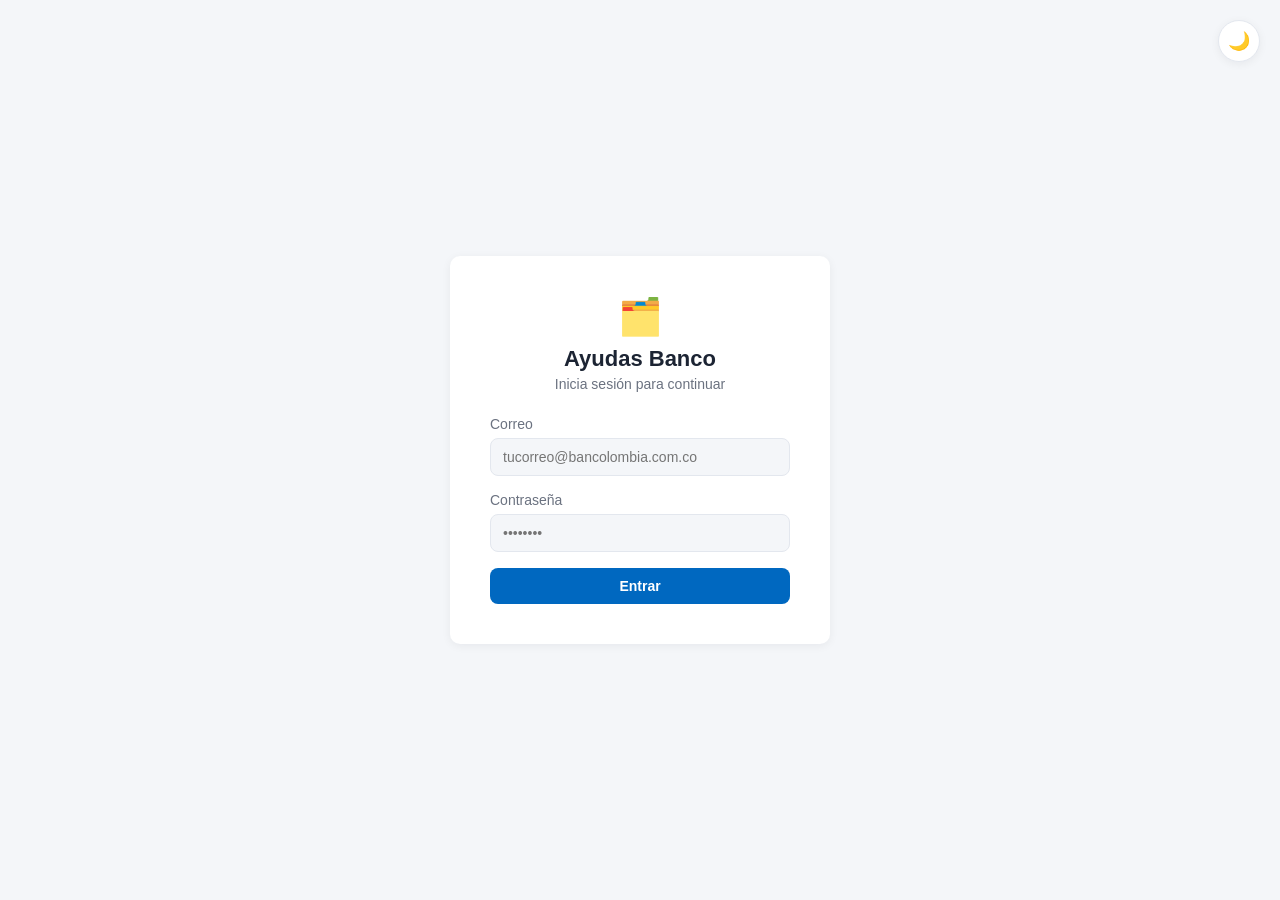
<file: index.html>
<!DOCTYPE html>
<html lang="es">
<head>
<meta charset="UTF-8" />
<meta name="viewport" content="width=device-width, initial-scale=1.0" />
<title>Ayudas Banco · Iniciar sesión</title>
<link rel="stylesheet" href="css/styles.css" />
</head>
<body class="login-body">
  <button id="btnTema" class="theme-toggle" title="Cambiar tema">🌙</button>

  <div class="login-card">
    <div class="login-brand">
      <span class="brand-icon">🗂️</span>
      <h1>Ayudas Banco</h1>
      <p>Inicia sesión para continuar</p>
    </div>

    <form id="formLogin" class="login-form">
      <label>
        Correo
        <input type="email" id="email" required placeholder="tucorreo@bancolombia.com.co" autocomplete="username" />
      </label>
      <label>
        Contraseña
        <input type="password" id="password" required placeholder="••••••••" autocomplete="current-password" />
      </label>
      <button type="submit" class="btn btn-primary btn-block">Entrar</button>
      <p id="errorLogin" class="form-error" hidden></p>
    </form>
  </div>

  <script src="js/api.js"></script>
  <script src="js/theme.js"></script>
  <script src="js/auth.js"></script>
</body>
</html>
</file>
<file: css/styles.css>
:root {
  --bg: #f4f6f9;
  --bg-elevated: #ffffff;
  --bg-sidebar: #11203e;
  --bg-sidebar-active: #1b3262;
  --text: #1c2433;
  --text-muted: #6b7280;
  --text-inverse: #f4f6f9;
  --border: #e3e7ee;
  --primary: #0068c0;
  --primary-hover: #00529b;
  --accent: #2980b9;
  --danger: #d64545;
  --success: #2f9e63;
  --shadow: 0 2px 10px rgba(15, 23, 42, 0.06);
  --radius: 10px;
}

[data-theme="dark"] {
  --bg: #0f1420;
  --bg-elevated: #161d2e;
  --bg-sidebar: #0a0e18;
  --bg-sidebar-active: #1b2740;
  --text: #e7eaf0;
  --text-muted: #97a1b5;
  --text-inverse: #0f1420;
  --border: #232c42;
  --primary: #3b9bf2;
  --primary-hover: #5cb0ff;
  --accent: #5cb0ff;
  --shadow: 0 2px 14px rgba(0, 0, 0, 0.45);
}

* { box-sizing: border-box; }

body {
  margin: 0;
  font-family: 'Segoe UI', Roboto, Arial, sans-serif;
  background: var(--bg);
  color: var(--text);
  transition: background .2s ease, color .2s ease;
}

button, input, textarea { font-family: inherit; }

/* ---------- Login ---------- */
.login-body {
  height: 100vh;
  display: flex;
  align-items: center;
  justify-content: center;
}

.theme-toggle {
  position: fixed;
  top: 20px;
  right: 20px;
  background: var(--bg-elevated);
  border: 1px solid var(--border);
  border-radius: 50%;
  width: 42px;
  height: 42px;
  cursor: pointer;
  font-size: 18px;
  box-shadow: var(--shadow);
}

.login-card {
  background: var(--bg-elevated);
  border-radius: var(--radius);
  box-shadow: var(--shadow);
  padding: 40px;
  width: 100%;
  max-width: 380px;
}

.login-brand { text-align: center; margin-bottom: 24px; }
.login-brand .brand-icon { font-size: 36px; }
.login-brand h1 { margin: 8px 0 4px; font-size: 22px; }
.login-brand p { color: var(--text-muted); margin: 0; font-size: 14px; }

.login-form { display: flex; flex-direction: column; gap: 16px; }
.login-form label { display: flex; flex-direction: column; gap: 6px; font-size: 14px; color: var(--text-muted); }

input, textarea {
  background: var(--bg);
  border: 1px solid var(--border);
  border-radius: 8px;
  padding: 10px 12px;
  color: var(--text);
  font-size: 14px;
  outline: none;
}
input:focus, textarea:focus { border-color: var(--primary); }

.btn {
  border: none;
  border-radius: 8px;
  padding: 10px 16px;
  font-size: 14px;
  cursor: pointer;
  font-weight: 600;
}
.btn-primary { background: var(--primary); color: #fff; }
.btn-primary:hover { background: var(--primary-hover); }
.btn-secondary { background: transparent; border: 1px solid var(--border); color: var(--text); }
.btn-block { width: 100%; }

.form-error { color: var(--danger); font-size: 13px; margin: 0; }

/* ---------- App shell ---------- */
.app-shell { display: flex; height: 100vh; overflow: hidden; }

.sidebar {
  width: 240px;
  background: var(--bg-sidebar);
  color: var(--text-inverse);
  display: flex;
  flex-direction: column;
  flex-shrink: 0;
  transition: width .2s ease;
}
.sidebar.collapsed { width: 72px; }
.sidebar.collapsed .brand-text,
.sidebar.collapsed .nav-text,
.sidebar.collapsed .user-chip { display: none; }

.sidebar-header {
  display: flex;
  align-items: center;
  gap: 10px;
  padding: 18px 16px;
  font-weight: 700;
  font-size: 16px;
  border-bottom: 1px solid rgba(255,255,255,0.08);
}
.sidebar-collapse { margin-left: auto; background: transparent; color: var(--text-inverse); border: none; cursor: pointer; }

.sidebar-nav { flex: 1; overflow-y: auto; padding: 12px 8px; display: flex; flex-direction: column; gap: 2px; }

.nav-item {
  display: flex;
  align-items: center;
  gap: 12px;
  background: transparent;
  border: none;
  color: rgba(244,246,249,0.8);
  padding: 11px 12px;
  border-radius: 8px;
  cursor: pointer;
  font-size: 14px;
  text-align: left;
  width: 100%;
}
.nav-item:hover { background: rgba(255,255,255,0.06); color: #fff; }
.nav-item.active { background: var(--bg-sidebar-active); color: #fff; }
.nav-icon { font-size: 16px; width: 20px; text-align: center; }

.sidebar-footer {
  padding: 14px 16px;
  border-top: 1px solid rgba(255,255,255,0.08);
  display: flex;
  align-items: center;
  gap: 10px;
}
.icon-btn {
  background: transparent;
  border: 1px solid rgba(255,255,255,0.15);
  color: var(--text-inverse);
  border-radius: 8px;
  width: 34px;
  height: 34px;
  cursor: pointer;
}
.main-area .icon-btn { color: var(--text); border-color: var(--border); }

.user-chip { display: flex; flex-direction: column; gap: 2px; font-size: 13px; }
.link-btn { background: none; border: none; color: var(--accent); cursor: pointer; padding: 0; font-size: 12px; text-align: left; }

/* ---------- Main area ---------- */
.main-area { flex: 1; display: flex; flex-direction: column; overflow: hidden; }

.topbar {
  display: flex;
  align-items: center;
  gap: 16px;
  padding: 16px 24px;
  border-bottom: 1px solid var(--border);
  background: var(--bg-elevated);
}
.topbar h2 { margin: 0; font-size: 18px; flex-shrink: 0; }
.topbar-actions { margin-left: auto; display: flex; gap: 10px; }
.search-input { width: 220px; }
.mobile-only { display: none; }

.categorias-bar {
  display: flex;
  gap: 8px;
  padding: 12px 24px;
  overflow-x: auto;
  border-bottom: 1px solid var(--border);
  background: var(--bg-elevated);
}
.chip {
  border: 1px solid var(--border);
  background: var(--bg);
  color: var(--text-muted);
  padding: 6px 14px;
  border-radius: 999px;
  font-size: 13px;
  cursor: pointer;
  white-space: nowrap;
}
.chip.active { background: var(--primary); color: #fff; border-color: var(--primary); }

.content {
  flex: 1;
  overflow-y: auto;
  padding: 24px;
  display: grid;
  grid-template-columns: repeat(auto-fill, minmax(260px, 1fr));
  gap: 16px;
  align-content: start;
}

.empty-state {
  grid-column: 1 / -1;
  text-align: center;
  color: var(--text-muted);
  padding: 60px 20px;
}

.card {
  background: var(--bg-elevated);
  border: 1px solid var(--border);
  border-radius: var(--radius);
  padding: 16px;
  box-shadow: var(--shadow);
  display: flex;
  flex-direction: column;
  gap: 8px;
}
.card-top { display: flex; justify-content: space-between; align-items: flex-start; gap: 8px; }
.card-title { font-weight: 600; font-size: 15px; margin: 0; }
.badge {
  font-size: 11px;
  padding: 3px 8px;
  border-radius: 999px;
  background: var(--bg);
  color: var(--text-muted);
  border: 1px solid var(--border);
  white-space: nowrap;
}
.badge.star { background: #fff7e0; color: #a3760b; border-color: #f1d98a; }
[data-theme="dark"] .badge.star { background: #3a2f12; color: #e8c45f; border-color: #5a4a1d; }

.card-desc { color: var(--text-muted); font-size: 13px; margin: 0; flex: 1; }
.card-img { width: 100%; border-radius: 8px; max-height: 140px; object-fit: cover; }
.card-actions { display: flex; gap: 8px; margin-top: 4px; flex-wrap: wrap; }
.card-actions button {
  background: var(--bg);
  border: 1px solid var(--border);
  color: var(--text);
  border-radius: 6px;
  padding: 6px 10px;
  font-size: 12px;
  cursor: pointer;
}
.card-actions button:hover { border-color: var(--primary); color: var(--primary); }
.card-actions .danger:hover { border-color: var(--danger); color: var(--danger); }

/* ---------- Modal ---------- */
.modal-overlay {
  position: fixed; inset: 0;
  background: rgba(10, 14, 24, 0.55);
  display: flex; align-items: center; justify-content: center;
  z-index: 50;
  padding: 20px;
}
.modal {
  background: var(--bg-elevated);
  border-radius: var(--radius);
  width: 100%; max-width: 520px;
  max-height: 90vh;
  display: flex; flex-direction: column;
  box-shadow: var(--shadow);
}
.modal-grande { max-width: 760px; }
.modal-header {
  display: flex; align-items: center; justify-content: space-between;
  padding: 16px 20px; border-bottom: 1px solid var(--border);
}
.modal-header h3 { margin: 0; font-size: 16px; }
.modal-body { padding: 20px; overflow-y: auto; display: flex; flex-direction: column; gap: 14px; }
.modal-body label { display: flex; flex-direction: column; gap: 6px; font-size: 13px; color: var(--text-muted); }
.checkbox-label { flex-direction: row !important; align-items: center; gap: 8px !important; }
.modal-actions { display: flex; justify-content: flex-end; gap: 10px; margin-top: 6px; }

.code-block {
  background: var(--bg);
  border: 1px solid var(--border);
  border-radius: 8px;
  padding: 14px;
  font-size: 13px;
  white-space: pre-wrap;
  word-break: break-word;
  max-height: 220px;
  overflow-y: auto;
}
.preview-render {
  border: 1px dashed var(--border);
  border-radius: 8px;
  padding: 14px;
  margin-top: 12px;
}

/* ---------- Responsive ---------- */
@media (max-width: 860px) {
  .sidebar { position: fixed; z-index: 40; height: 100%; left: -240px; }
  .sidebar.mobile-open { left: 0; }
  .mobile-only { display: inline-block; }
  .search-input { width: 140px; }
}

/* ===== Corrección hidden ===== */
[hidden] { display: none !important; }

/* ===== Divider nav ===== */
.nav-divider { height: 1px; background: rgba(255,255,255,0.1); margin: 10px 12px; }
.admin-only { display: none; }
body.es-admin .admin-only { display: flex; }

/* ===== Modal usuario ===== */
.modal-usuario { max-width: 680px; }

.form-row { display: grid; grid-template-columns: 1fr 1fr; gap: 14px; }
@media (max-width: 600px) { .form-row { grid-template-columns: 1fr; } }

select {
  background: var(--bg);
  border: 1px solid var(--border);
  border-radius: 8px;
  padding: 10px 12px;
  color: var(--text);
  font-size: 14px;
  outline: none;
}
select:focus { border-color: var(--primary); }

.modal-close-btn {
  background: transparent !important;
  border: none !important;
  color: var(--text) !important;
  font-size: 16px;
  width: 32px; height: 32px;
}

/* Permisos */
.permisos-section { margin-top: 4px; }
.permisos-nota {
  font-size: 12px;
  color: var(--text-muted);
  background: var(--bg);
  border: 1px solid var(--border);
  border-radius: 8px;
  padding: 8px 12px;
  margin: 0 0 10px;
}
.permisos-tabla { border: 1px solid var(--border); border-radius: 8px; overflow: hidden; }
.permisos-header, .permiso-fila {
  display: grid;
  grid-template-columns: 1fr 80px 80px;
  align-items: center;
  padding: 9px 14px;
}
.permisos-header {
  background: var(--bg);
  font-size: 12px;
  font-weight: 600;
  color: var(--text-muted);
  text-transform: uppercase;
  letter-spacing: .05em;
}
.permiso-fila { border-top: 1px solid var(--border); font-size: 14px; }
.permiso-fila:hover { background: var(--bg); }
.permiso-fila span { display: flex; align-items: center; gap: 6px; }
.permiso-fila input[type="checkbox"] { width: 16px; height: 16px; cursor: pointer; accent-color: var(--primary); }

/* ===== Tabla de usuarios ===== */
.usuarios-wrap { grid-column: 1/-1; overflow-x: auto; }
.usuarios-tabla {
  width: 100%;
  border-collapse: collapse;
  font-size: 14px;
}
.usuarios-tabla th, .usuarios-tabla td {
  padding: 12px 14px;
  text-align: left;
  border-bottom: 1px solid var(--border);
}
.usuarios-tabla th {
  background: var(--bg);
  font-size: 12px;
  text-transform: uppercase;
  letter-spacing: .05em;
  color: var(--text-muted);
  font-weight: 600;
}
.usuarios-tabla tr:hover td { background: var(--bg); }
.usuarios-tabla td:last-child { text-align: right; }
.td-actions { display: flex; gap: 6px; justify-content: flex-end; flex-wrap: wrap; }

.badge-rol-admin { background: #e0f0ff; color: #0052a3; border: 1px solid #b3d4f5; }
.badge-rol-editor { background: #e8f7ef; color: #1d7a46; border: 1px solid #a8dfc0; }
.badge-inactivo { background: #f5f5f5; color: #888; border: 1px solid #ddd; }
[data-theme="dark"] .badge-rol-admin { background: #0a2a50; color: #7ec5ff; border-color: #1a4a80; }
[data-theme="dark"] .badge-rol-editor { background: #0a2e1c; color: #5cd68a; border-color: #1a5c38; }
[data-theme="dark"] .badge-inactivo { background: #1a1a1a; color: #666; border-color: #333; }

.permisos-mini { display: flex; flex-wrap: wrap; gap: 4px; }
.permisos-mini .chip-mini {
  font-size: 11px;
  padding: 2px 7px;
  border-radius: 999px;
  background: var(--bg);
  border: 1px solid var(--border);
  color: var(--text-muted);
}
.permisos-mini .chip-mini.edit { border-color: var(--primary); color: var(--primary); background: transparent; }

/* ===== Sección Inicio ===== */
.content.inicio-mode { display: block !important; padding: 0; }

.inicio-wrap { padding: 28px; display: flex; flex-direction: column; gap: 28px; }

.inicio-saludo {
  display: flex;
  align-items: center;
  gap: 16px;
  background: var(--bg-elevated);
  border: 1px solid var(--border);
  border-radius: var(--radius);
  padding: 20px 24px;
  box-shadow: var(--shadow);
}
.saludo-icon { font-size: 38px; line-height: 1; }
.inicio-saludo h2 { margin: 0 0 4px; font-size: 20px; }
.inicio-saludo p  { margin: 0; color: var(--text-muted); font-size: 14px; }

.inicio-grid {
  display: grid;
  grid-template-columns: 1fr 1fr;
  gap: 24px;
}
@media (max-width: 760px) { .inicio-grid { grid-template-columns: 1fr; } }

.inicio-seccion {
  background: var(--bg-elevated);
  border: 1px solid var(--border);
  border-radius: var(--radius);
  box-shadow: var(--shadow);
  overflow: hidden;
}

.inicio-seccion-header {
  display: flex;
  align-items: center;
  gap: 10px;
  padding: 16px 18px;
  border-bottom: 1px solid var(--border);
  background: var(--bg);
}
.inicio-seccion-header h3 { margin: 0; font-size: 15px; flex: 1; }
.inicio-seccion-icon { font-size: 18px; }
.recordatorio-color { filter: none; }
.noticia-color      { filter: none; }

.btn-sm { padding: 6px 12px; font-size: 12px; }
.btn-outline {
  background: transparent;
  border: 1px solid var(--primary);
  color: var(--primary);
  border-radius: 8px;
  cursor: pointer;
  font-weight: 600;
}
.btn-outline:hover { background: var(--primary); color: #fff; }

.inicio-lista { padding: 12px; display: flex; flex-direction: column; gap: 10px; }

.inicio-vacio { color: var(--text-muted); font-size: 13px; text-align: center; padding: 20px 0; margin: 0; }

/* Tarjeta recordatorio */
.inicio-card {
  display: flex;
  align-items: flex-start;
  justify-content: space-between;
  gap: 12px;
  border-radius: 8px;
  padding: 14px 14px 14px 16px;
  border: 1px solid var(--border);
  border-left-width: 4px;
  background: var(--bg);
  transition: box-shadow .15s;
}
.inicio-card:hover { box-shadow: var(--shadow); }

.recordatorio-card { border-left-color: #f5a623; }
.noticia-card      { border-left-color: var(--primary); }

.inicio-card-body  { flex: 1; display: flex; flex-direction: column; gap: 4px; }
.inicio-card-titulo{ font-weight: 600; font-size: 14px; margin: 0; color: var(--text); }
.inicio-card-texto { font-size: 13px; color: var(--text-muted); margin: 0; line-height: 1.5; white-space: pre-wrap; }
.inicio-card-fecha { font-size: 11px; color: var(--text-muted); margin-top: 4px; }

.inicio-card-acciones { display: flex; flex-direction: column; gap: 4px; flex-shrink: 0; }
.icon-action {
  background: transparent;
  border: none;
  cursor: pointer;
  font-size: 14px;
  padding: 4px 6px;
  border-radius: 6px;
  color: var(--text-muted);
}
.icon-action:hover { background: var(--border); color: var(--text); }
.icon-action.danger:hover { background: #fde8e8; color: var(--danger); }
[data-theme="dark"] .icon-action.danger:hover { background: #3a1010; }


.content.iconos-mode {
  grid-template-columns: repeat(auto-fill, minmax(100px, 1fr));
  gap: 12px;
}
.content.iconos-mode .card {
  align-items: center;
  text-align: center;
  padding: 14px 10px;
}
.content.iconos-mode .icono-wrap {
  display: flex;
  justify-content: center;
}
.content.iconos-mode .card-actions {
  justify-content: center;
}
.content.iconos-mode .card-desc {
  font-size: 12px;
}

/* ===== Grid de iconos ===== */
.content.iconos-mode {
  display: grid !important;
  grid-template-columns: repeat(auto-fill, minmax(160px, 1fr)) !important;
  gap: 16px;
}

.content.iconos-mode .card {
  align-items: center;
  text-align: center;
  padding: 20px 14px;
  min-width: 0;
  gap: 10px;
}

.content.iconos-mode .card-top {
  flex-direction: column;
  align-items: center;
  gap: 6px;
}

.content.iconos-mode .card-title {
  font-size: 13px;
  text-align: center;
}

.content.iconos-mode .icono-wrap {
  display: flex;
  justify-content: center;
  padding: 8px 0;
}

.content.iconos-mode .card-desc {
  font-size: 12px;
  display: none;
}

.content.iconos-mode .card-actions {
  justify-content: center;
}
</file>
